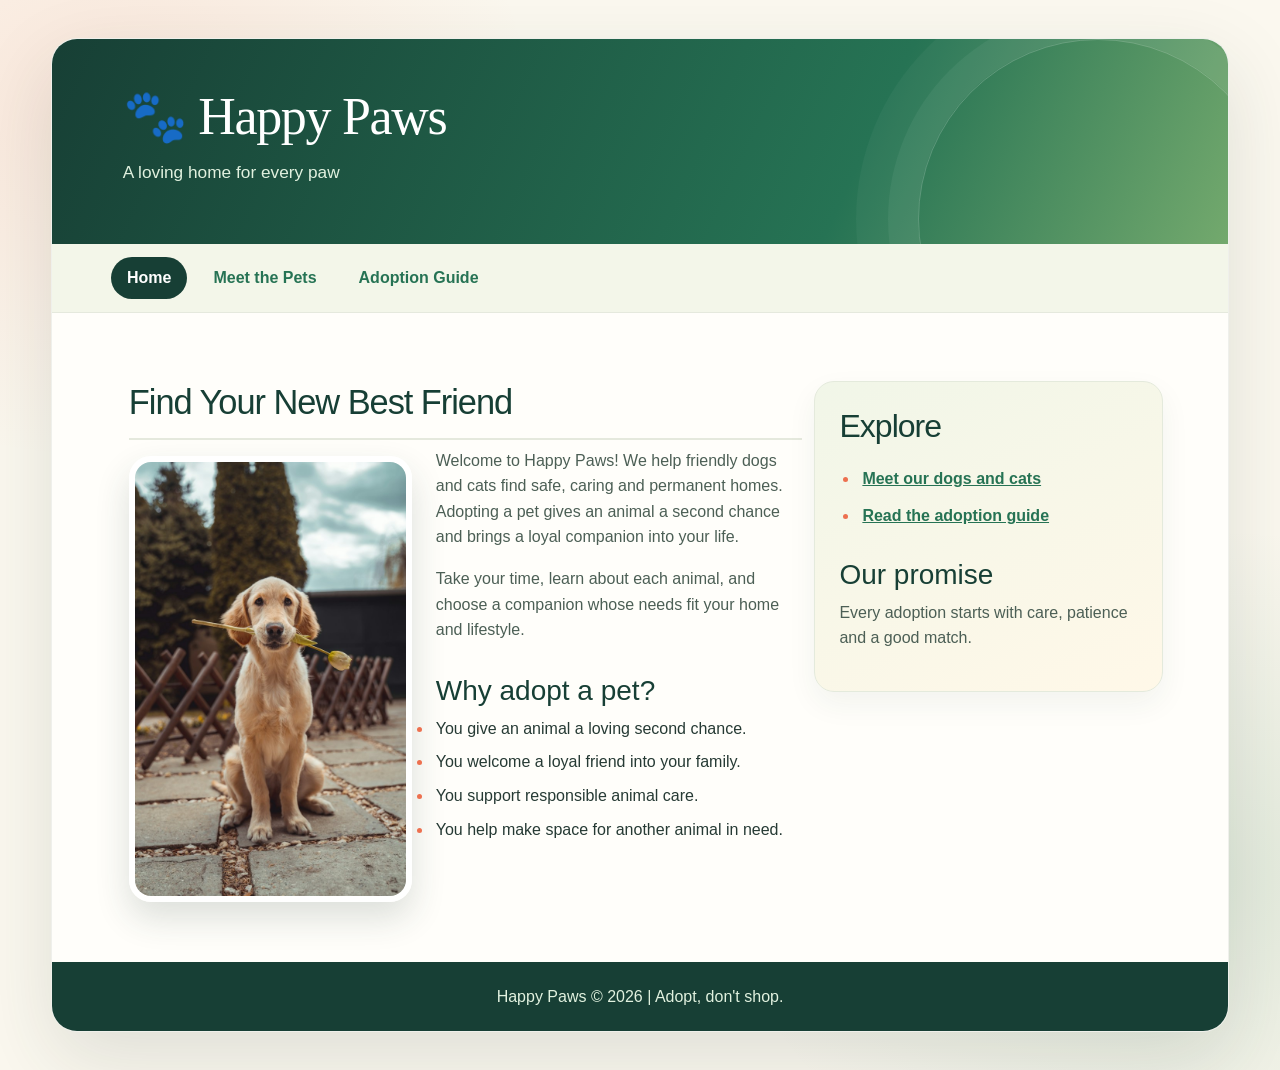
<file: index.html>
<!DOCTYPE html>
<html lang="en">
<head>
  <meta charset="UTF-8">
  <meta name="viewport" content="width=device-width, initial-scale=1.0">
  <title>Happy Paws | Pet Adoption</title>
  <link rel="stylesheet" href="styles/normalize.css">
  <link href="https://cdn.jsdelivr.net/npm/bootstrap@5.3.3/dist/css/bootstrap.min.css" rel="stylesheet">
  <link rel="stylesheet" href="styles/main.css">
</head>
<body>
  <div class="site">
    <header class="site-header">
      <h1 >🐾 Happy Paws</h1>
      <p class="tagline">A loving home for every paw</p>
    </header>
    <nav class="top-nav nav nav-pills" aria-label="Main navigation">
      <a class="nav-link active" href="index.html" aria-current="page">Home</a>
      <a class="nav-link" href="dogs.html">Meet the Pets</a>
      <a class="nav-link" href="adoption-guide.html">Adoption Guide</a>
    </nav>
    <div class="layout row g-4">
      <main class="content col-md-8">
        <h2>Find Your New Best Friend</h2>
        <img class="float-image" src="images/dog.jpg" alt="Happy golden retriever">
        <p>Welcome to Happy Paws! We help friendly dogs and cats find safe, caring and permanent homes. Adopting a pet gives an animal a second chance and brings a loyal companion into your life.</p>
        <p>Take your time, learn about each animal, and choose a companion whose needs fit your home and lifestyle.</p>
        <h3>Why adopt a pet?</h3>
        <ul>
          <li>You give an animal a loving second chance.</li>
          <li>You welcome a loyal friend into your family.</li>
          <li>You support responsible animal care.</li>
          <li>You help make space for another animal in need.</li>
        </ul>
      </main>
      <aside class="sidebar col-md-4 card">
        <h2>Explore</h2>
        <ul class="link-list">
          <li><a href="dogs.html">Meet our dogs and cats</a></li>
          <li><a href="adoption-guide.html">Read the adoption guide</a></li>
        </ul>
        <h3>Our promise</h3>
        <p>Every adoption starts with care, patience and a good match.</p>
      </aside>
    </div>
    <footer><p>Happy Paws &copy; 2026 | Adopt, don't shop.</p></footer>
  </div>
</body>
</html>
</file>
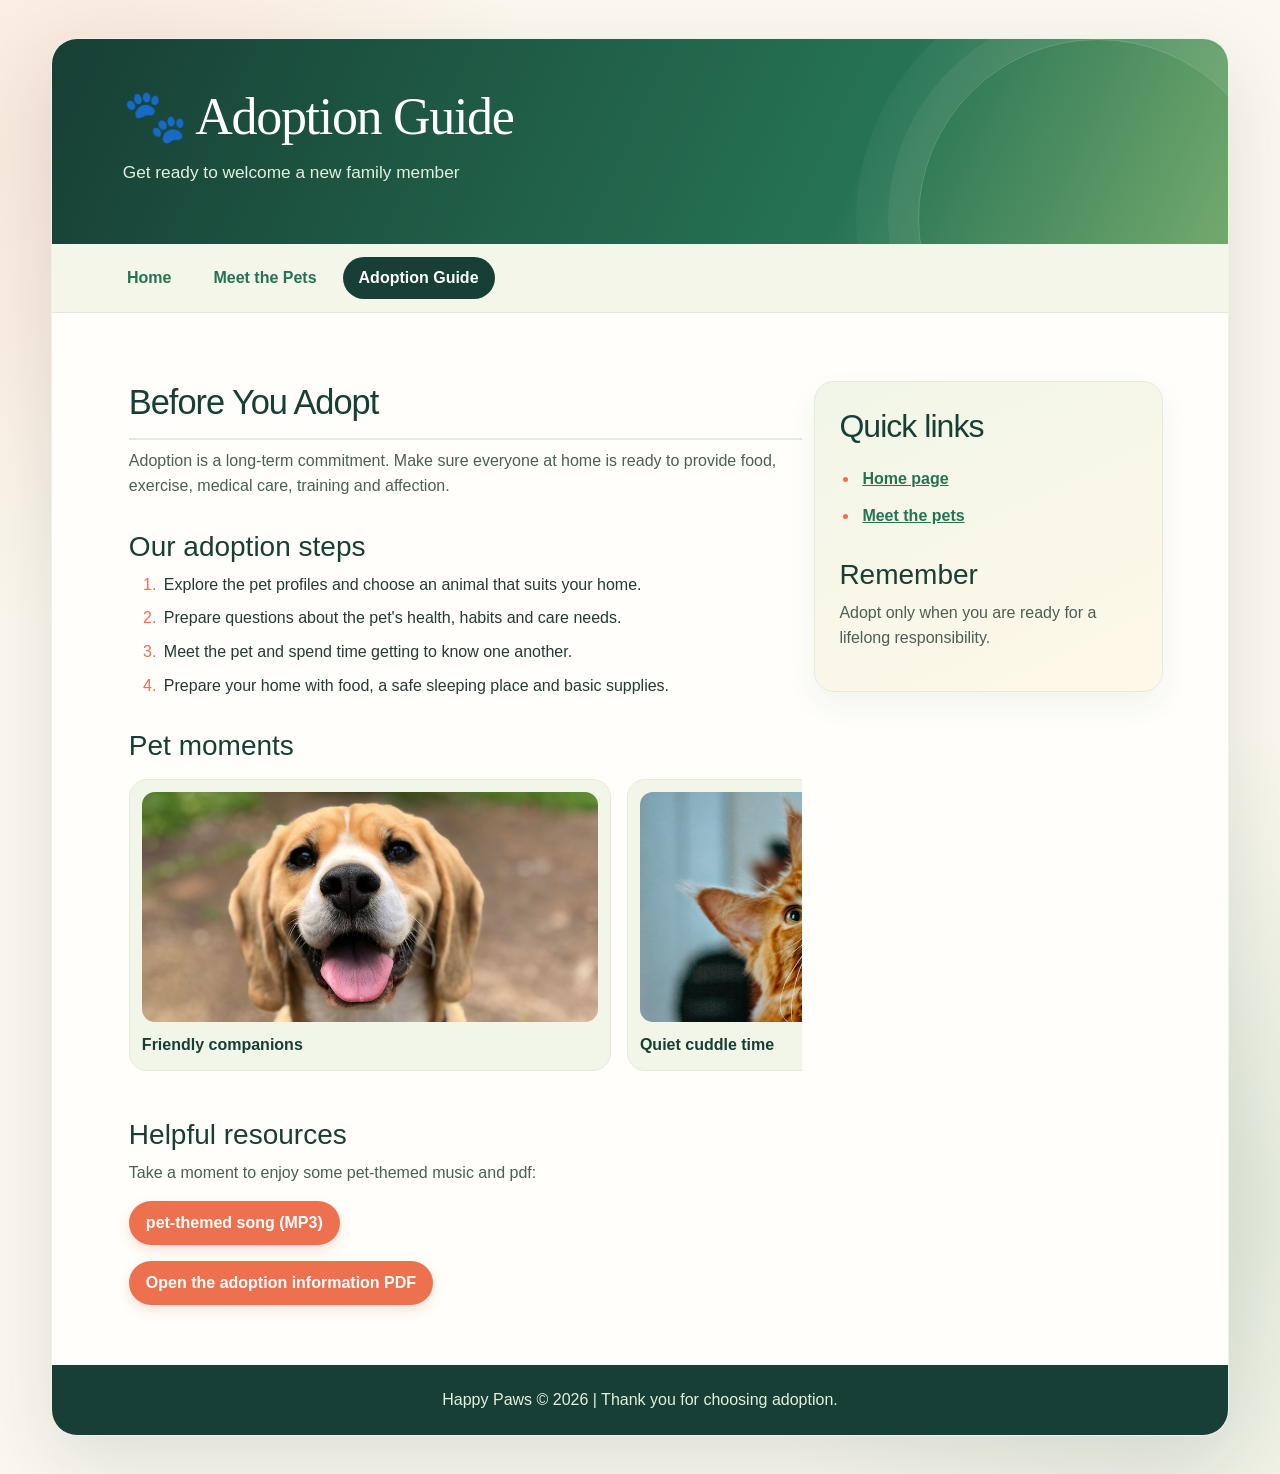
<file: adoption-guide.html>
<!DOCTYPE html>
<html lang="en">
<head>
  <meta charset="UTF-8">
  <meta name="viewport" content="width=device-width, initial-scale=1.0">
  <title>Adoption Guide | Happy Paws</title>
  <link rel="stylesheet" href="styles/normalize.css">
  <link href="https://cdn.jsdelivr.net/npm/bootstrap@5.3.3/dist/css/bootstrap.min.css" rel="stylesheet">
  <link rel="stylesheet" href="styles/main.css">
</head>
<body>
  <div class="site">
    <header class="site-header">
      <h1>🐾 Adoption Guide</h1>
      <p class="tagline">Get ready to welcome a new family member</p>
    </header>
    <nav class="top-nav nav nav-pills" aria-label="Main navigation">
      <a class="nav-link" href="index.html">Home</a>
      <a class="nav-link" href="dogs.html">Meet the Pets</a>
      <a class="nav-link active" href="adoption-guide.html" aria-current="page">Adoption Guide</a>
    </nav>
    <div class="layout row g-4">
      <main class="content col-md-8">
        <h2>Before You Adopt</h2>
        <p>Adoption is a long-term commitment. Make sure everyone at home is ready to provide food, exercise, medical care, training and affection.</p>
        <h3>Our adoption steps</h3>
        <ol>
          <li>Explore the pet profiles and choose an animal that suits your home.</li>
          <li>Prepare questions about the pet's health, habits and care needs.</li>
          <li>Meet the pet and spend time getting to know one another.</li>
          <li>Prepare your home with food, a safe sleeping place and basic supplies.</li>
        </ol>
        <h3>Pet moments</h3>
        <div class="carousel" aria-label="Pet photo gallery">
          <figure><img src="images/dog4.jpg" alt="Beagle looking directly at the camera"><figcaption>Friendly companions</figcaption></figure>
          <figure><img src="images/cat3.jpg" alt="Close-up of a curious orange cat"><figcaption>Quiet cuddle time</figcaption></figure>
          <figure><img src="images/dog3.jpg" alt="Golden retriever looking at the camera"><figcaption>Ready to meet a new friend</figcaption></figure>
        </div>
        <h3>Helpful resources</h3>
        <p>Take a moment to enjoy some pet-themed music and pdf:</p>
       
        <p><a class="resource-link btn" href="media/andriih-sweet-cat-dog-animal-music-614072.mp3" download>pet-themed song (MP3)</a></p>
        <p><a class="resource-link btn" href="pdf/pet-adoption-guide.pdf" target="_blank" rel="noopener">Open the adoption information PDF</a></p>
      </main>
      <aside class="sidebar col-md-4 card">
        <h2>Quick links</h2>
        <ul class="link-list">
          <li><a href="index.html">Home page</a></li>
          <li><a href="dogs.html">Meet the pets</a></li>
        </ul>
        <h3>Remember</h3>
        <p>Adopt only when you are ready for a lifelong responsibility.</p>
      </aside>
    </div>
    <footer><p>Happy Paws &copy; 2026 | Thank you for choosing adoption.</p></footer>
  </div>
</body>
</html>
</file>
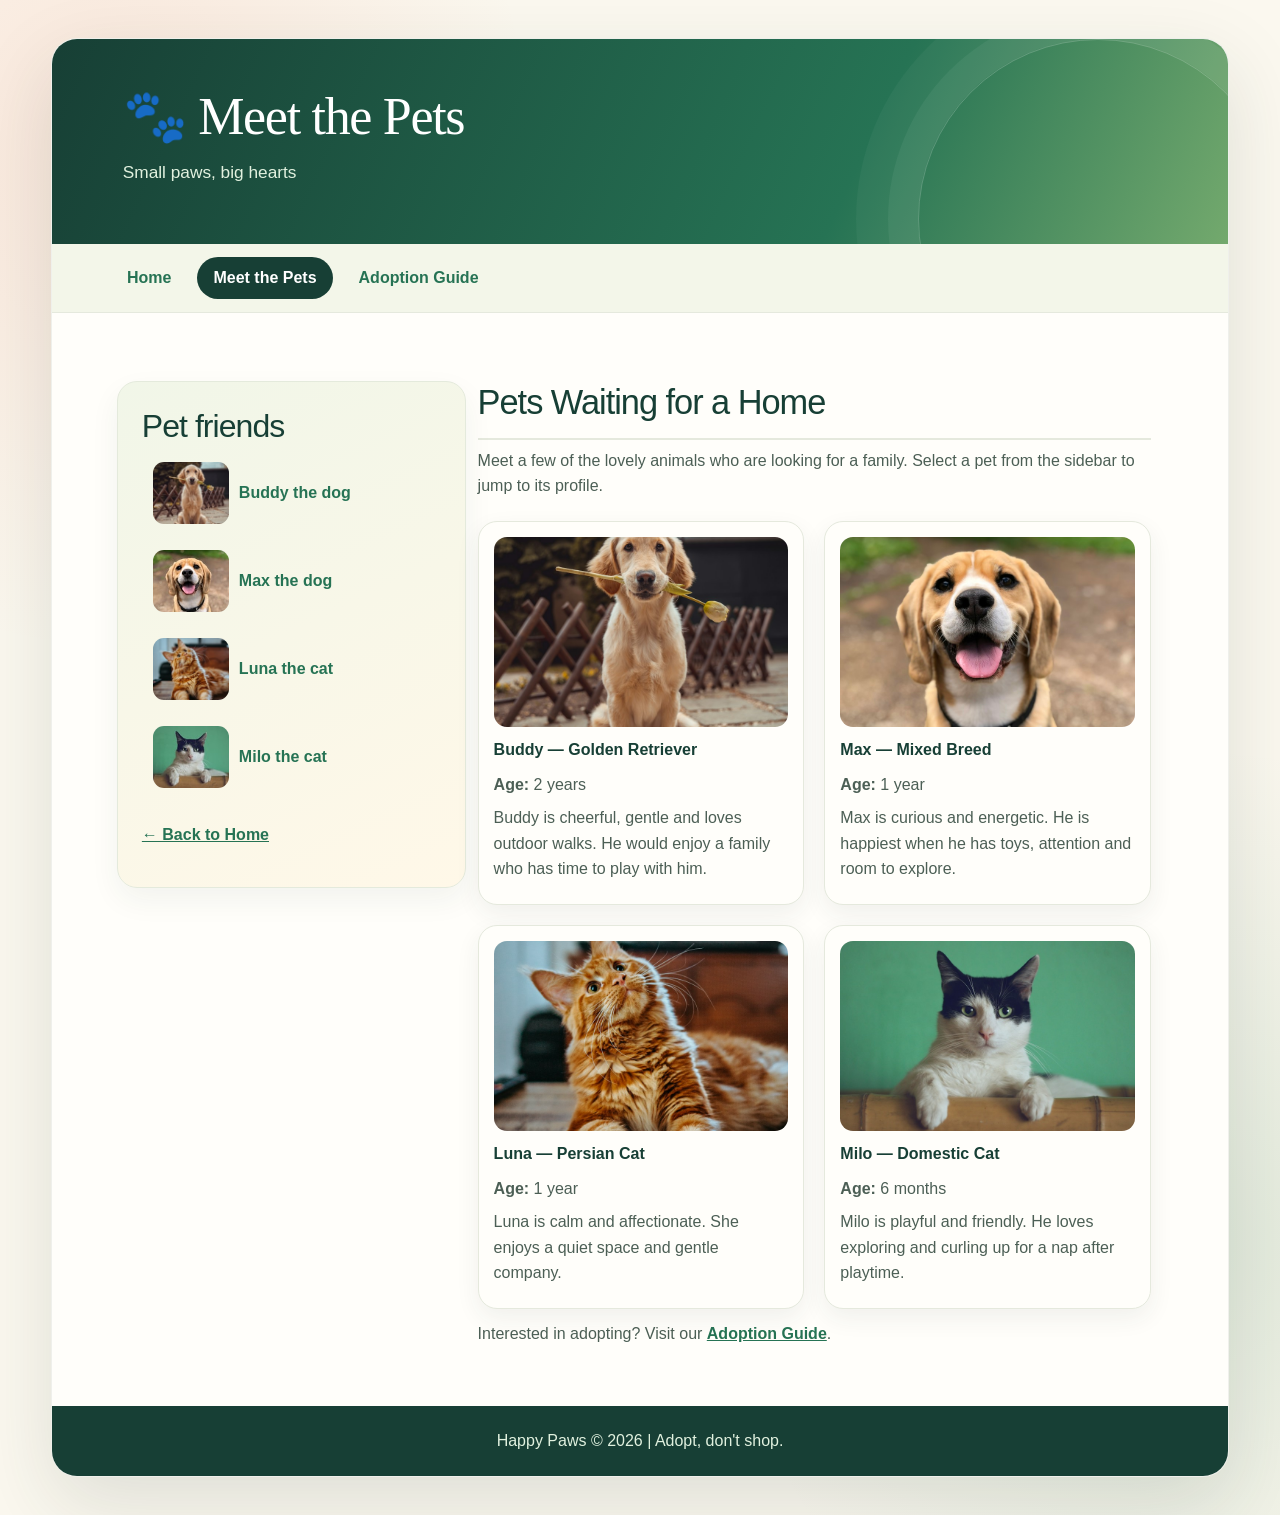
<file: dogs.html>
<!DOCTYPE html>
<html lang="en">
<head>
  <meta charset="UTF-8">
  <meta name="viewport" content="width=device-width, initial-scale=1.0">
  <title>Meet the Pets | Happy Paws</title>
  <link rel="stylesheet" href="styles/normalize.css">
  <link href="https://cdn.jsdelivr.net/npm/bootstrap@5.3.3/dist/css/bootstrap.min.css" rel="stylesheet">
  <link rel="stylesheet" href="styles/main.css">
</head>
<body>
  <div class="site">
    <header class="site-header">
      <h1>🐾 Meet the Pets</h1>
      <p class="tagline">Small paws, big hearts</p>
    </header>
    <nav class="top-nav nav nav-pills" aria-label="Main navigation">
      <a class="nav-link" href="index.html">Home</a>
      <a class="nav-link active" href="dogs.html" aria-current="page">Meet the Pets</a>
      <a class="nav-link" href="adoption-guide.html">Adoption Guide</a>
    </nav>
    <div class="layout content-layout row g-4">
      <aside class="sidebar pet-sidebar col-md-4 card">
        <h2>Pet friends</h2>
        <ul class="image-links">
          <li><a href="#buddy"><img src="images/dog1.jpg" alt="Buddy"><span>Buddy the dog</span></a></li>
          <li><a href="#max"><img src="images/dog2.jpg" alt="Max"><span>Max the dog</span></a></li>
          <li><a href="#luna"><img src="images/cat1.jpg" alt="Luna"><span>Luna the cat</span></a></li>
          <li><a href="#milo"><img src="images/cat2.jpg" alt="Milo"><span>Milo the cat</span></a></li>
        </ul>
        <p><a href="index.html">← Back to Home</a></p>
      </aside>
      <main class="content col-md-8">
        <h2>Pets Waiting for a Home</h2>
        <p class="intro">Meet a few of the lovely animals who are looking for a family. Select a pet from the sidebar to jump to its profile.</p>
        <div class="article-columns">
          <article class="pet-profile card" id="buddy">
            <figure><img src="images/dog3.jpg" alt="Buddy, a golden retriever"><figcaption>Buddy — Golden Retriever</figcaption></figure>
            <p><strong>Age:</strong> 2 years</p><p>Buddy is cheerful, gentle and loves outdoor walks. He would enjoy a family who has time to play with him.</p>
          </article>
          <article class="pet-profile card" id="max">
            <figure><img src="images/dog4.jpg" alt="Max, a friendly dog"><figcaption>Max — Mixed Breed</figcaption></figure>
            <p><strong>Age:</strong> 1 year</p><p>Max is curious and energetic. He is happiest when he has toys, attention and room to explore.</p>
          </article>
          <article class="pet-profile card" id="luna">
            <figure><img src="images/cat3.jpg" alt="Luna, a fluffy cat"><figcaption>Luna — Persian Cat</figcaption></figure>
            <p><strong>Age:</strong> 1 year</p><p>Luna is calm and affectionate. She enjoys a quiet space and gentle company.</p>
          </article>
          <article class="pet-profile card" id="milo">
            <figure><img src="images/cat4.jpg" alt="Milo, a domestic cat"><figcaption>Milo — Domestic Cat</figcaption></figure>
            <p><strong>Age:</strong> 6 months</p><p>Milo is playful and friendly. He loves exploring and curling up for a nap after playtime.</p>
          </article>
        </div>
        <p class="adopt-note">Interested in adopting? Visit our <a href="adoption-guide.html">Adoption Guide</a>.</p>
      </main>
    </div>
    <footer><p>Happy Paws &copy; 2026 | Adopt, don't shop.</p></footer>
  </div>
</body>
</html>
</file>
<file: styles/main.css>
/* Happy Paws - shared styles */
:root {
  color-scheme: light;
  --ink: #263a34;
  --muted: #65756d;
  --green: #267354;
  --green-dark: #173f35;
  --coral: #ed704f;
  --cream: #fbf8ef;
  --line: #e5e9dd;
  --surface: #fffefa;
}

* { box-sizing: border-box; }

html { scroll-behavior: smooth; }

body {
  min-height: 100vh;
  font-family: "Segoe UI", Arial, Helvetica, sans-serif;
  color: var(--ink);
  background:
    radial-gradient(ellipse at 8% 10%, rgba(237, 112, 79, .13), transparent 27rem),
    radial-gradient(ellipse at 94% 82%, rgba(80, 148, 105, .15), transparent 30rem),
    var(--cream);
  line-height: 1.6;
}
.site {
  width: min(92%, 1200px);
  margin: 38px auto;
  overflow: hidden;
  background: var(--surface);
  border: 1px solid rgba(38, 61, 53, .07);
  border-radius: 26px;
  box-shadow: 0 28px 80px rgba(31, 57, 46, .13);
}
.site-header {
  position: relative;
  isolation: isolate;
  min-height: 205px;
  padding: 48px 6%;
  overflow: hidden;
  color: #fff;
  background: linear-gradient(115deg, #173f35, #267354 68%, #73a96d);
}
.site-header::after {
  position: absolute;
  z-index: -1;
  right: -50px;
  bottom: -155px;
  width: 360px;
  height: 360px;
  border: 1px solid rgba(255, 255, 255, .2);
  border-radius: 50%;
  box-shadow: 0 0 0 30px rgba(255, 255, 255, .05), 0 0 0 62px rgba(255, 255, 255, .035);
  content: "";
}
.site-header h1 {
  margin: 0;
  font-family: "Palatino Linotype", "Book Antiqua", Georgia, serif;
  font-size: clamp(2.2rem, 5vw, 3.25rem);
  letter-spacing: -.025em;
  line-height: 1.15;
}
.tagline { margin: 12px 0 0; color: #e1f1df; font-size: 1.08rem; }
.top-nav {
  display: flex;
  flex-wrap: wrap;
  gap: 10px;
  padding: 13px 5%;
  background: #f3f6e9;
  border-bottom: 1px solid var(--line);
}
.top-nav a, .sidebar a, .content a { color: var(--green); font-weight: 700; }
.top-nav a {
  padding: 8px 16px;
  border-radius: 999px;
  text-decoration: none;
  transition: color .18s ease, background-color .18s ease, transform .18s ease;
}
.top-nav a:hover {
  color: #fff;
  background: var(--green);
  text-decoration: none;
  transform: translateY(-1px);
}
.top-nav .nav-link.active {
  color: #fff;
  background-color: var(--green-dark);
  border-radius: 999px;
}
.top-nav a:focus-visible, .sidebar a:focus-visible, .content a:focus-visible {
  outline: 3px solid var(--coral);
  outline-offset: 3px;
  border-radius: 4px;
}
.sidebar a:hover, .content a:hover { color: #d65b3e; }
.layout {
  padding: 44px 5.5%;
  margin: 0;
  align-items: flex-start;
}
.content { min-width: 0; }
.sidebar {
  padding: 24px;
  background: linear-gradient(155deg, #f1f6e8, #fff8e8);
  border: 1px solid #e4eadc;
  border-radius: 20px;
  box-shadow: 0 12px 30px rgba(38, 61, 53, .06);
}
h2, h3 { color: var(--green-dark); line-height: 1.25; }
h2 { letter-spacing: -.03em; }
.content h2 {
  margin-top: 0;
  padding-bottom: 14px;
  border-bottom: 2px solid var(--line);
  font-size: clamp(1.7rem, 3vw, 2.15rem);
}
.content h3 { margin-top: 30px; }
p { color: #4c5f55; }
main li { margin-bottom: 8px; }
li { padding-left: 3px; }
li::marker { color: var(--coral); }
.content audio {
  display: block;
  width: 100%;
  max-width: 520px;
  margin: 10px 0 22px;
  accent-color: var(--green);
}
.content a.resource-link {
  display: inline-block;
  padding: 10px 17px;
  color: #fff;
  background: var(--coral);
  border: 0;
  border-radius: 999px;
  text-decoration: none;
  box-shadow: 0 5px 12px rgba(237, 112, 79, .2);
  transition: background-color .18s ease, box-shadow .18s ease, transform .18s ease;
}
.content a.resource-link:hover {
  color: #fff;
  background: var(--green);
  text-decoration: none;
  transform: translateY(-1px);
  box-shadow: 0 7px 16px rgba(38, 115, 84, .2);
}
.float-image {
  float: left;
  width: 42%;
  max-width: 330px;
  height: auto;
  margin: 8px 24px 16px 0;
  border: 6px solid #fff;
  border-radius: 22px;
  box-shadow: 0 16px 34px rgba(38, 61, 53, .16);
}
.content::after { content: ""; display: block; clear: both; }
.link-list { padding-left: 20px; }
.link-list li { margin: 12px 0; }
footer {
  padding: 22px 5%;
  text-align: center;
  color: #e1f1df;
  background: var(--green-dark);
}
footer p { margin: 0; color: inherit; }
.image-links { list-style: none; padding: 0; }
.image-links li { margin: 0 0 10px; }
.image-links a {
  display: flex;
  align-items: center;
  gap: 10px;
  padding: 8px;
  border-radius: 14px;
  text-decoration: none;
  transition: background-color .18s ease, color .18s ease, transform .18s ease;
}
.image-links a:hover { background: #e5efdc; text-decoration: none; transform: translateX(3px); }
.image-links img {
  width: 76px;
  height: 62px;
  flex: 0 0 auto;
  object-fit: cover;
  border-radius: 11px;
}
.intro { margin-bottom: 22px; }
.article-columns {
  display: grid;
  grid-template-columns: repeat(2, minmax(0, 1fr));
  gap: 20px;
}
.pet-profile {
  display: block;
  width: 100%;
  margin: 0;
  padding: 15px;
  background: var(--surface);
  border: 1px solid var(--line);
  border-radius: 19px;
  break-inside: avoid;
  box-shadow: 0 9px 24px rgba(38, 61, 53, .07);
  transition: border-color .18s ease, transform .18s ease, box-shadow .18s ease;
}
.pet-profile:hover {
  border-color: #d3e2d0;
  transform: translateY(-3px);
  box-shadow: 0 16px 34px rgba(38, 61, 53, .13);
}
.pet-profile figure { margin: 0 0 10px; }
.pet-profile img {
  display: block;
  width: 100%;
  height: 190px;
  object-fit: cover;
  border-radius: 13px;
}
figcaption { margin-top: 10px; color: var(--green-dark); font-weight: 700; }
.pet-profile p { margin: 7px 0; }
.adopt-note { clear: both; padding-top: 12px; }
.carousel {
  display: flex;
  gap: 16px;
  overflow-x: auto;
  padding: 8px 2px 16px;
  scroll-snap-type: x mandatory;
  scrollbar-color: #9ab99c #edf1e8;
  scrollbar-width: thin;
}
.carousel figure {
  flex: 0 0 72%;
  margin: 0;
  scroll-snap-align: start;
  background: #f2f6e9;
  border: 1px solid #e4eadc;
  padding: 12px;
  border-radius: 18px;
}
.carousel img {
  display: block;
  width: 100%;
  height: 230px;
  object-fit: cover;
  object-position: center 30%;
  border-radius: 13px;
}

/* Tablet portrait */
@media screen and (max-width: 800px) {
  .site { width: 96%; margin: 22px auto; }
  .layout { padding: 32px 4%; }
  .article-columns { gap: 15px; }
  .float-image { width: 45%; }
}

/* Mobile landscape and portrait */
@media screen and (max-width: 600px) {
  .site { width: 100%; margin: 0; border: 0; border-radius: 0; }
  .site-header { min-height: 165px; padding: 34px 5%; }
  .top-nav { gap: 4px; padding: 10px 3%; }
  .top-nav a { padding: 8px 11px; font-size: .92rem; }
  .layout { flex-direction: column; padding: 28px 5%; }
  .content, .sidebar { width: 100%; flex: 1 1 auto; }
  .sidebar { order: 2; }
  .content { order: 1; }
  .article-columns { grid-template-columns: 1fr; }
  .float-image { float: none; display: block; width: 100%; max-width: none; margin: 0 0 16px; }
  .carousel figure { flex-basis: 90%; }
  .carousel img { height: 210px; }
}

@media (prefers-reduced-motion: reduce) {
  *, *::before, *::after {
    scroll-behavior: auto !important;
    transition-duration: .01ms !important;
  }
}
</file>
